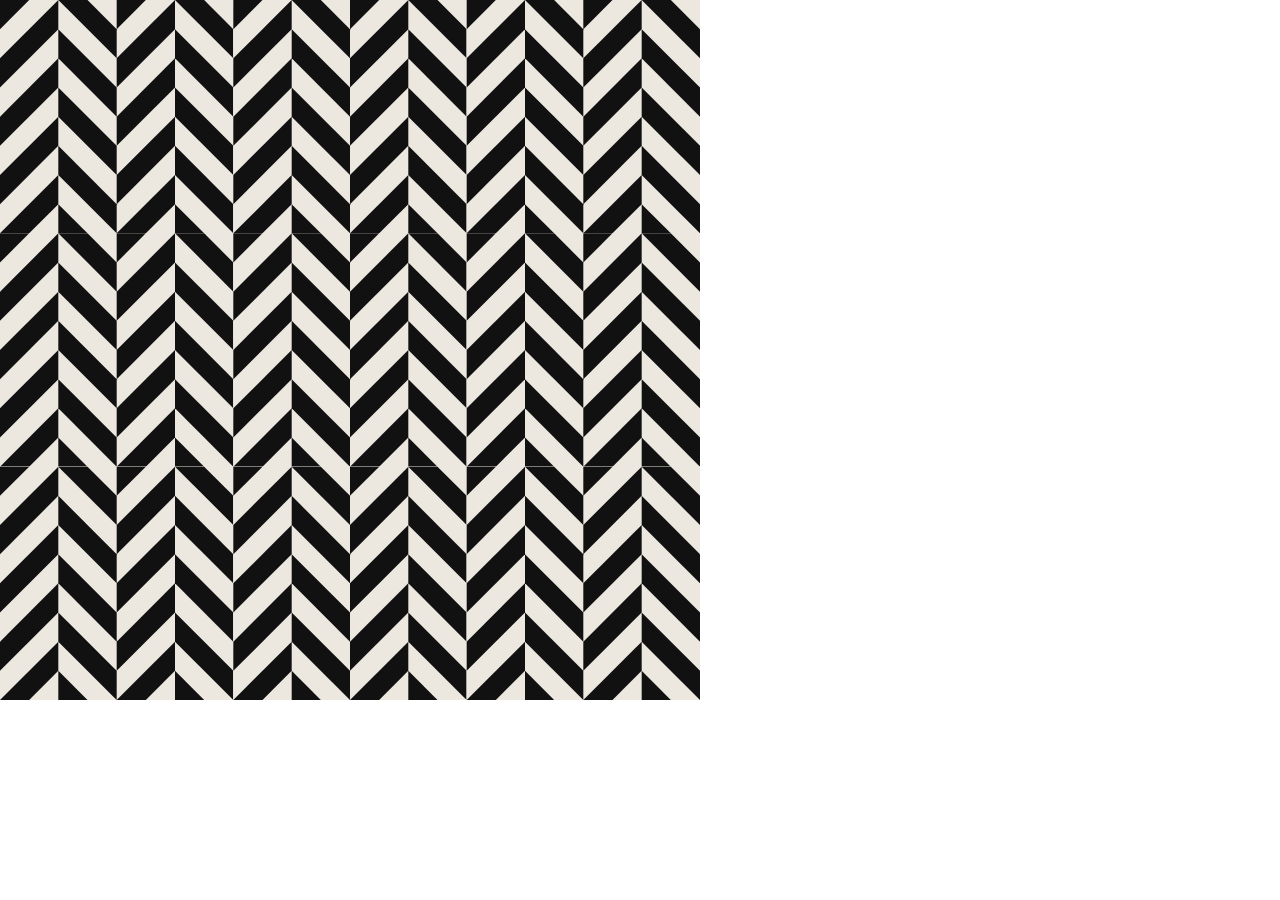
<file: test_img.html>
<html><body style="margin:0"><img src="[data-uri]" style="width:700px;height:700px"/></body></html>
</file>
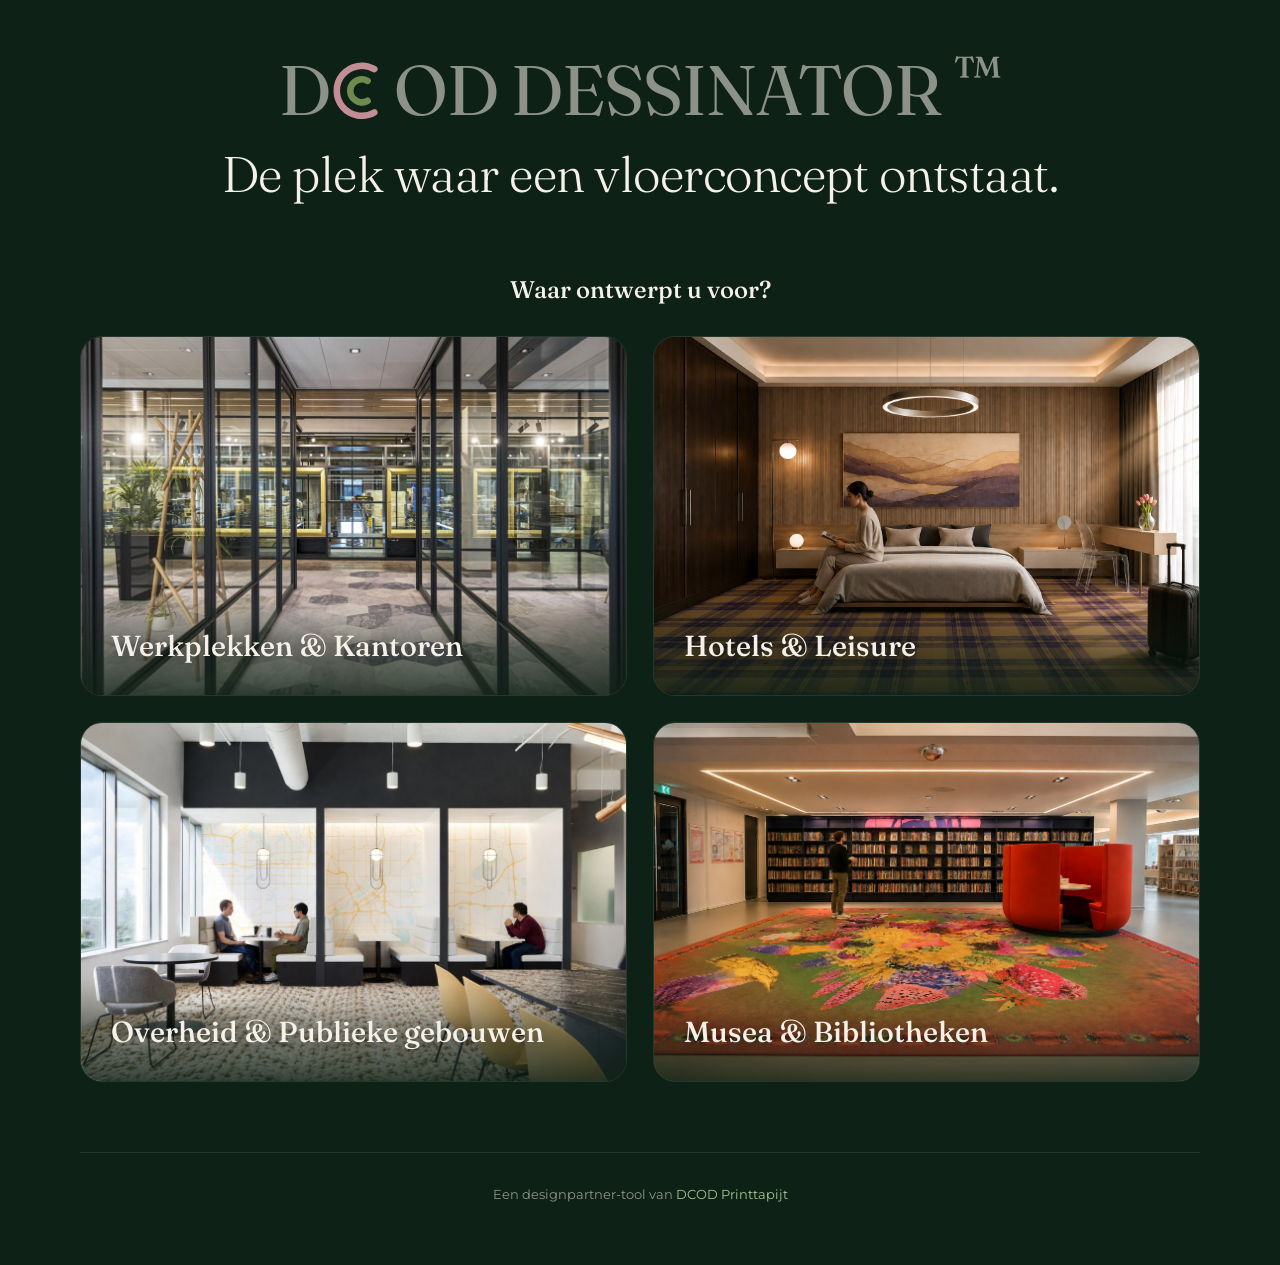
<file: templates/inspiratie.html>
<!DOCTYPE html>
<html lang="nl"><head>
<meta charset="UTF-8"><meta name="viewport" content="width=device-width, initial-scale=1.0">
<title>DCOD Dessinator</title>
<link rel="preconnect" href="https://fonts.googleapis.com"><link rel="preconnect" href="https://fonts.gstatic.com" crossorigin>
<link href="https://fonts.googleapis.com/css2?family=Fraunces:opsz,wght@9..144,300;9..144,400;9..144,500;9..144,600&family=Montserrat:wght@400;500;600&display=swap" rel="stylesheet">
<style>
:root{--forest:#0E2117;--forest-2:#14301F;--dcod:#003614;--sage:#A7C58E;--cream:#F5F1E8;--brass:#C9A24A;--line:rgba(245,241,232,.1);--muted:rgba(245,241,232,.55)}
*{box-sizing:border-box;margin:0;padding:0}
html{scroll-behavior:smooth}
body{background:var(--forest);color:var(--cream);font-family:'Avenir Next','Avenir','Montserrat',system-ui,sans-serif;-webkit-font-smoothing:antialiased;line-height:1.5}
.wrap{max-width:1200px;margin:0 auto;padding:0 40px}
.logo{display:flex;align-items:baseline;gap:11px;padding:30px 0 0}
.logo .mark{font-family:'Fraunces';font-weight:600;font-size:21px}
.logo .sub{font-size:11px;color:var(--muted);letter-spacing:.16em;text-transform:uppercase}
.hero{padding:48px 0 70px;text-align:center}
.studio-title{font-family:'Avenir Next','Avenir','Montserrat',sans-serif;font-weight:600;font-size:15px;letter-spacing:.14em;text-transform:uppercase;color:var(--muted)}
.tm{font-size:.7em;vertical-align:super;color:var(--muted);font-weight:400}
.hero h1{font-family:'Fraunces';font-weight:400;font-size:clamp(40px,6vw,70px);line-height:1.04;letter-spacing:-.015em;margin:0 auto}
.logo-c-hero{width:0.88em;height:0.88em;display:inline-block;vertical-align:-0.09em;margin:0 0.02em;color:inherit}
.hero .tagline{font-family:'Fraunces';font-weight:300;color:var(--cream);font-size:clamp(30px,4.6vw,50px);line-height:1.1;margin-top:20px;letter-spacing:-.01em}
.q{font-family:'Fraunces';font-weight:500;font-size:24px;margin:0 0 28px;color:var(--cream)}
.proj-grid{display:grid;grid-template-columns:repeat(2,1fr);gap:26px}
@media(max-width:820px){.proj-grid{grid-template-columns:1fr}}
.proj{position:relative;border-radius:22px;overflow:hidden;cursor:pointer;min-height:360px;border:1px solid var(--line);transition:transform .35s cubic-bezier(.2,.7,.2,1),box-shadow .35s,border-color .35s,opacity .35s,filter .35s;outline:none}
.proj-img{position:absolute;inset:0}.proj-img img{width:100%;height:100%;object-fit:cover;transition:transform .7s}
.proj:hover .proj-img img{transform:scale(1.04)}
.proj-cap{position:absolute;left:0;right:0;bottom:0;padding:28px 30px;background:linear-gradient(180deg,rgba(14,33,23,0),rgba(14,33,23,.82))}
.proj-cap h3{font-family:'Fraunces';font-weight:500;font-size:29px;text-shadow:0 2px 18px rgba(0,0,0,.5)}
.proj:hover{transform:translateY(-5px);border-color:rgba(167,197,142,.4);box-shadow:0 28px 56px -26px rgba(0,0,0,.8)}
.proj:focus-visible{border-color:var(--sage);box-shadow:0 0 0 3px rgba(167,197,142,.4)}
/* actieve/gedimde staat */
.picked .proj{opacity:.42;filter:saturate(.85)}
.picked .proj.active{opacity:1;filter:none;transform:translateY(-4px) scale(1.02);border-color:var(--sage);box-shadow:0 0 0 2px rgba(167,197,142,.55),0 30px 60px -28px rgba(0,0,0,.85)}
/* ontwerpconcepten */
.cc-panel{display:none;margin-top:46px;animation:fade .45s ease}
.cc-panel.open{display:block}
@keyframes fade{from{opacity:0;transform:translateY(10px)}to{opacity:1;transform:none}}
.cc-head{text-align:center;margin-bottom:30px}
.cc-eyebrow{font-size:11px;letter-spacing:.22em;text-transform:uppercase;color:var(--sage)}
.cc-head h2{font-family:'Fraunces';font-weight:500;font-size:26px;margin-top:6px}
.cc-grid{display:grid;grid-template-columns:repeat(4,1fr);gap:28px}
@media(max-width:820px){.cc-grid{grid-template-columns:repeat(2,1fr)}}
.cc{background:none;border:none;padding:0;cursor:pointer;text-align:center;color:inherit;font-family:inherit;outline:none}
.cc-mini{position:relative;aspect-ratio:1;border-radius:14px;overflow:hidden;transition:transform .28s cubic-bezier(.2,.7,.2,1),box-shadow .28s;box-shadow:0 10px 24px -16px rgba(0,0,0,.7)}
.cc:hover .cc-mini,.cc:focus-visible .cc-mini{transform:translateY(-6px);box-shadow:0 22px 40px -20px rgba(0,0,0,.85)}
.cc-bands{position:absolute;inset:0;display:flex;flex-direction:column}.cc-band{flex:1}
.cc-acc{position:absolute;inset:0;width:100%;height:100%;mix-blend-mode:soft-light}.cc-photo{position:absolute;inset:0;width:100%;height:100%;object-fit:cover;display:block}
.cc-name{font-family:'Fraunces';font-size:17px;margin-top:14px;color:var(--cream)}.cc-desc{font-family:'Avenir Next','Avenir','Montserrat',sans-serif;font-size:13px;line-height:1.4;margin-top:6px;color:rgba(245,241,232,.6)}
/* brief (zoek/beschrijf) - kleiner, ná de concepten */
.brief{max-width:620px;margin:46px auto 0;text-align:center}
.brief-label{font-size:12px;letter-spacing:.14em;text-transform:uppercase;color:var(--muted)}
.brief-row{display:flex;gap:10px;margin-top:12px}
.brief-row input{flex:1;background:rgba(245,241,232,.05);border:1px solid var(--line);border-radius:999px;padding:14px 20px;color:var(--cream);font-family:'Avenir Next','Avenir','Montserrat',sans-serif;font-size:15px;outline:none}
.brief-row input::placeholder{color:rgba(245,241,232,.4)}
.brief-row input:focus{border-color:var(--sage)}
.brief-btn{background:var(--sage);color:var(--dcod);border:none;border-radius:999px;padding:0 24px;font-weight:600;font-size:14.5px;cursor:pointer;white-space:nowrap}
.foot{border-top:1px solid var(--line);margin-top:70px;padding:32px 0 60px;text-align:center;color:var(--muted);font-size:13px}.foot a{color:var(--sage);text-decoration:none}
</style></head><body>
<div class="wrap">
  <section class="hero">
    <h1 class="studio-title">D<svg class="logo-c-hero" viewBox="0 0 32 32" fill="none" xmlns="http://www.w3.org/2000/svg"><path d="M22.5,27.258 A13,13 0 1,1 22.5,4.742" stroke="#C38D96" stroke-width="3.4" stroke-linecap="round"/><path d="M19,21.196 A6,6 0 1,1 19,10.804" stroke="#6f8a4e" stroke-width="3.4" stroke-linecap="round"/></svg>OD Dessinator <sup class="tm">™</sup></h1>
    <div class="tagline">De plek waar een vloerconcept ontstaat.</div>
  </section>
  <div style="text-align:center"><div class="q">Waar ontwerpt u voor?</div></div>
  <div class="proj-grid" id="projgrid">
      <article class="proj" onclick="kiesProject('Werkplekken & Kantoren')" tabindex="0">
        <div class="proj-img"><img src="/static/img/projecten/project_1.jpg" alt="Werkplekken & Kantoren" loading="lazy"></div>
        <div class="proj-cap"><h3>Werkplekken & Kantoren</h3></div>
      </article>
      <article class="proj" onclick="kiesProject('Hotels & Leisure')" tabindex="0">
        <div class="proj-img"><img src="/static/img/projecten/project_2.jpg" alt="Hotels & Leisure" loading="lazy"></div>
        <div class="proj-cap"><h3>Hotels & Leisure</h3></div>
      </article>
      <article class="proj" onclick="kiesProject('Overheid & Publieke gebouwen')" tabindex="0">
        <div class="proj-img"><img src="/static/img/projecten/project_3.jpg" alt="Overheid & Publieke gebouwen" loading="lazy"></div>
        <div class="proj-cap"><h3>Overheid & Publieke gebouwen</h3></div>
      </article>
      <article class="proj" onclick="kiesProject('Musea & Bibliotheken')" tabindex="0">
        <div class="proj-img"><img src="/static/img/projecten/project_4.jpg" alt="Musea & Bibliotheken" loading="lazy"></div>
        <div class="proj-cap"><h3>Musea & Bibliotheken</h3></div>
      </article>
  </div>
  
      <section class="cc-panel" id="panel_werkplekken_en_kantoren">
        <div class="cc-head"><span class="cc-eyebrow">Aanbevolen voor</span><h2>Werkplekken & Kantoren</h2></div>
        <div class="cc-grid">
        <button class="cc" onclick="event.stopPropagation(); startConcept('Urban Plaid')" aria-label="Urban Plaid">
          <div class="cc-mini"><img class="cc-photo" src="/static/img/inspiratie/urban_plaid.jpg" alt="Urban Plaid" loading="lazy"></div>
          <div class="cc-name">Urban Plaid</div>
          <div class="cc-desc">Modern raster met een warme, textiele uitstraling.</div>
        </button>
        <button class="cc" onclick="event.stopPropagation(); startConcept('Neo Bauhaus')" aria-label="Neo Bauhaus">
          <div class="cc-mini"><img class="cc-photo" src="/static/img/inspiratie/neo_bauhaus.jpg" alt="Neo Bauhaus" loading="lazy"></div>
          <div class="cc-name">Neo Bauhaus</div>
          <div class="cc-desc">Eigentijdse geometrie voor moderne architectuur en creatieve werkplekken.</div>
        </button>
        <button class="cc" onclick="event.stopPropagation(); startConcept('Hoogtelijnen')" aria-label="Hoogtelijnen">
          <div class="cc-mini"><img class="cc-photo" src="/static/img/inspiratie/hoogtelijnen.jpg" alt="Hoogtelijnen" loading="lazy"></div>
          <div class="cc-name">Hoogtelijnen</div>
          <div class="cc-desc">Organische contourlijnen die rust en richting geven.</div>
        </button>
        <button class="cc" onclick="event.stopPropagation(); startConcept('Japandi')" aria-label="Japandi">
          <div class="cc-mini"><img class="cc-photo" src="/static/img/inspiratie/japandi.jpg" alt="Japandi" loading="lazy"></div>
          <div class="cc-name">Japandi</div>
          <div class="cc-desc">Minimalistische eenvoud met een rustige, tijdloze uitstraling.</div>
        </button>
        <button class="cc" onclick="event.stopPropagation(); startConcept('Weefstructuren')" aria-label="Weefstructuren">
          <div class="cc-mini"><img class="cc-photo" src="/static/img/inspiratie/weefstructuren.jpg" alt="Weefstructuren" loading="lazy"></div>
          <div class="cc-name">Weefstructuren</div>
          <div class="cc-desc">Geïnspireerd op geweven textiel voor grote kantoorvloeren.</div>
        </button>
        <button class="cc" onclick="event.stopPropagation(); startConcept('Aardlagen')" aria-label="Aardlagen">
          <div class="cc-mini"><img class="cc-photo" src="/static/img/inspiratie/aardlagen.jpg" alt="Aardlagen" loading="lazy"></div>
          <div class="cc-name">Aardlagen</div>
          <div class="cc-desc">Organische patronen voor representatieve ontvangst- en ontmoetingsruimten.</div>
        </button>
        </div>
      </section>
      <section class="cc-panel" id="panel_hotels_en_leisure">
        <div class="cc-head"><span class="cc-eyebrow">Aanbevolen voor</span><h2>Hotels & Leisure</h2></div>
        <div class="cc-grid">
        <button class="cc" onclick="event.stopPropagation(); startConcept('Neo Deco')" aria-label="Neo Deco">
          <div class="cc-mini"><img class="cc-photo" src="/static/img/inspiratie/neo_deco.jpg" alt="Neo Deco" loading="lazy"></div>
          <div class="cc-name">Neo Deco</div>
          <div class="cc-desc">Eigentijdse geometrie met een luxe uitstraling voor hotels en hospitality.</div>
        </button>
        <button class="cc" onclick="event.stopPropagation(); startConcept('Aardlagen')" aria-label="Aardlagen">
          <div class="cc-mini"><img class="cc-photo" src="/static/img/inspiratie/aardlagen.jpg" alt="Aardlagen" loading="lazy"></div>
          <div class="cc-name">Aardlagen</div>
          <div class="cc-desc">Organische patronen die warmte, rust en natuurlijke elegantie brengen.</div>
        </button>
        <button class="cc" onclick="event.stopPropagation(); startConcept('Urban Plaid')" aria-label="Urban Plaid">
          <div class="cc-mini"><img class="cc-photo" src="/static/img/inspiratie/urban_plaid.jpg" alt="Urban Plaid" loading="lazy"></div>
          <div class="cc-name">Urban Plaid</div>
          <div class="cc-desc">Een verfijnde textielstructuur voor eigentijdse boutique hotels en lounges.</div>
        </button>
        <button class="cc" onclick="event.stopPropagation(); startConcept('Botanisch')" aria-label="Botanisch">
          <div class="cc-mini"><img class="cc-photo" src="/static/img/inspiratie/botanisch.jpg" alt="Botanisch" loading="lazy"></div>
          <div class="cc-name">Botanisch</div>
          <div class="cc-desc">Abstracte natuurlijke vormen die een ontspannen en gastvrije sfeer creëren.</div>
        </button>
        <button class="cc" onclick="event.stopPropagation(); startConcept('Vrije vormen')" aria-label="Vrije vormen">
          <div class="cc-mini"><img class="cc-photo" src="/static/img/inspiratie/vrije_vormen.jpg" alt="Vrije vormen" loading="lazy"></div>
          <div class="cc-name">Vrije vormen</div>
          <div class="cc-desc">Artistieke composities die lobby's en hospitalityruimten een eigen identiteit geven.</div>
        </button>
        <button class="cc" onclick="event.stopPropagation(); startConcept('Neo Bauhaus')" aria-label="Neo Bauhaus">
          <div class="cc-mini"><img class="cc-photo" src="/static/img/inspiratie/neo_bauhaus.jpg" alt="Neo Bauhaus" loading="lazy"></div>
          <div class="cc-name">Neo Bauhaus</div>
          <div class="cc-desc">Heldere geometrische vormen voor moderne designhotels en hospitalityconcepten.</div>
        </button>
        </div>
      </section>
      <section class="cc-panel" id="panel_overheid_en_publieke_gebouwen">
        <div class="cc-head"><span class="cc-eyebrow">Aanbevolen voor</span><h2>Overheid & Publieke gebouwen</h2></div>
        <div class="cc-grid">
        <button class="cc" onclick="event.stopPropagation(); startConcept('Urban Plaid')" aria-label="Urban Plaid">
          <div class="cc-mini"><img class="cc-photo" src="/static/img/inspiratie/urban_plaid.jpg" alt="Urban Plaid" loading="lazy"></div>
          <div class="cc-name">Urban Plaid</div>
          <div class="cc-desc">Professionele, tijdloze basis voor publieke gebouwen.</div>
        </button>
        <button class="cc" onclick="event.stopPropagation(); startConcept('Hoogtelijnen')" aria-label="Hoogtelijnen">
          <div class="cc-mini"><img class="cc-photo" src="/static/img/inspiratie/hoogtelijnen.jpg" alt="Hoogtelijnen" loading="lazy"></div>
          <div class="cc-name">Hoogtelijnen</div>
          <div class="cc-desc">Rustige contourlijnen voor grote openbare ruimten.</div>
        </button>
        <button class="cc" onclick="event.stopPropagation(); startConcept('Weefstructuren')" aria-label="Weefstructuren">
          <div class="cc-mini"><img class="cc-photo" src="/static/img/inspiratie/weefstructuren.jpg" alt="Weefstructuren" loading="lazy"></div>
          <div class="cc-name">Weefstructuren</div>
          <div class="cc-desc">Warme textiele uitstraling met een duurzaam karakter.</div>
        </button>
        <button class="cc" onclick="event.stopPropagation(); startConcept('Aardlagen')" aria-label="Aardlagen">
          <div class="cc-mini"><img class="cc-photo" src="/static/img/inspiratie/aardlagen.jpg" alt="Aardlagen" loading="lazy"></div>
          <div class="cc-name">Aardlagen</div>
          <div class="cc-desc">Natuurlijke uitstraling voor ontvangst- en wachtruimten.</div>
        </button>
        <button class="cc" onclick="event.stopPropagation(); startConcept('Japandi')" aria-label="Japandi">
          <div class="cc-mini"><img class="cc-photo" src="/static/img/inspiratie/japandi.jpg" alt="Japandi" loading="lazy"></div>
          <div class="cc-name">Japandi</div>
          <div class="cc-desc">Minimalistische rust voor vergader- en bestuursruimten.</div>
        </button>
        <button class="cc" onclick="event.stopPropagation(); startConcept('Neo Bauhaus')" aria-label="Neo Bauhaus">
          <div class="cc-mini"><img class="cc-photo" src="/static/img/inspiratie/neo_bauhaus.jpg" alt="Neo Bauhaus" loading="lazy"></div>
          <div class="cc-name">Neo Bauhaus</div>
          <div class="cc-desc">Heldere geometrie voor eigentijdse overheidsarchitectuur.</div>
        </button>
        </div>
      </section>
      <section class="cc-panel" id="panel_musea_en_bibliotheken">
        <div class="cc-head"><span class="cc-eyebrow">Aanbevolen voor</span><h2>Musea & Bibliotheken</h2></div>
        <div class="cc-grid">
        <button class="cc" onclick="event.stopPropagation(); startConcept('Botanisch')" aria-label="Botanisch">
          <div class="cc-mini"><img class="cc-photo" src="/static/img/inspiratie/botanisch.jpg" alt="Botanisch" loading="lazy"></div>
          <div class="cc-name">Botanisch</div>
          <div class="cc-desc">Organische patronen die verwondering en natuur uitstralen.</div>
        </button>
        <button class="cc" onclick="event.stopPropagation(); startConcept('Aardlagen')" aria-label="Aardlagen">
          <div class="cc-mini"><img class="cc-photo" src="/static/img/inspiratie/aardlagen.jpg" alt="Aardlagen" loading="lazy"></div>
          <div class="cc-name">Aardlagen</div>
          <div class="cc-desc">Geïnspireerd op landschap, geologie en cultuur.</div>
        </button>
        <button class="cc" onclick="event.stopPropagation(); startConcept('Hoogtelijnen')" aria-label="Hoogtelijnen">
          <div class="cc-mini"><img class="cc-photo" src="/static/img/inspiratie/hoogtelijnen.jpg" alt="Hoogtelijnen" loading="lazy"></div>
          <div class="cc-name">Hoogtelijnen</div>
          <div class="cc-desc">Contourlijnen die ontdekken en oriëntatie verbeelden.</div>
        </button>
        <button class="cc" onclick="event.stopPropagation(); startConcept('Vrije vormen')" aria-label="Vrije vormen">
          <div class="cc-mini"><img class="cc-photo" src="/static/img/inspiratie/vrije_vormen.jpg" alt="Vrije vormen" loading="lazy"></div>
          <div class="cc-name">Vrije vormen</div>
          <div class="cc-desc">Artistieke composities voor culturele ruimtes.</div>
        </button>
        <button class="cc" onclick="event.stopPropagation(); startConcept('Neo Bauhaus')" aria-label="Neo Bauhaus">
          <div class="cc-mini"><img class="cc-photo" src="/static/img/inspiratie/neo_bauhaus.jpg" alt="Neo Bauhaus" loading="lazy"></div>
          <div class="cc-name">Neo Bauhaus</div>
          <div class="cc-desc">Moderne geometrie voor hedendaagse musea.</div>
        </button>
        <button class="cc" onclick="event.stopPropagation(); startConcept('Urban Plaid')" aria-label="Urban Plaid">
          <div class="cc-mini"><img class="cc-photo" src="/static/img/inspiratie/urban_plaid.jpg" alt="Urban Plaid" loading="lazy"></div>
          <div class="cc-name">Urban Plaid</div>
          <div class="cc-desc">Rustige textielstructuur voor lees- en verblijfsruimten.</div>
        </button>
        </div>
      </section>
  <div class="foot">Een designpartner-tool van <a href="#">DCOD Printtapijt</a></div>
</div>
<script>
var DCOD_PROJECT_KEYS = {
  "Werkplekken & Kantoren":"werkplekken",
  "Hotels & Leisure":"hotels",
  "Overheid & Publieke gebouwen":"overheid",
  "Musea & Bibliotheken":"musea"
};
var DCOD_CONCEPT_KEYS = {
  "Neo Deco":"neo_deco",
  "Aardlagen":"aardlagen",
  "Japandi":"japandi",
  "Urban Plaid":"urban_plaid",
  "Cirkels":"cirkels",
  "Botanisch":"botanisch",
  "Hoogtelijnen":"hoogtelijnen",
  "Weefstructuren":"weefstructuren",
  "Lijnenspel":"lijnenspel",
  "Neo Bauhaus":"neo_bauhaus",
  "Vrije vormen":"vrije_vormen"
};
var _dcodCurrentProject = '';
function kiesProject(naam){
  _dcodCurrentProject = naam;
  var grid=document.getElementById('projgrid'); grid.classList.add('picked');
  document.querySelectorAll('.proj').forEach(p=>p.classList.toggle('active', p.querySelector('h3').textContent===naam));
  var pid='panel_'+naam.toLowerCase().replace(/ /g,'_').replace(/&/g,'en');
  document.querySelectorAll('.cc-panel').forEach(x=>x.classList.remove('open'));
  var panel=document.getElementById(pid);
  if(panel){panel.classList.add('open'); setTimeout(()=>panel.scrollIntoView({behavior:'smooth',block:'start'}),60);}
}
function startConcept(naam){
  var conceptKey = DCOD_CONCEPT_KEYS[naam];
  if (!conceptKey) {
    /* onbekende naam (bv. brief-btn geeft nu nog een projectnaam mee i.p.v. conceptnaam) */
    console.warn('startConcept: onbekend concept "'+naam+'", geen parameters meegegeven.');
    window.location.href = "/";
    return;
  }
  var projectKey = DCOD_PROJECT_KEYS[_dcodCurrentProject] || '';
  var url = "/?concept=" + encodeURIComponent(conceptKey);
  if (projectKey) url += "&project=" + encodeURIComponent(projectKey);
  window.location.href = url;
}
</script>
</body></html>
</file>
